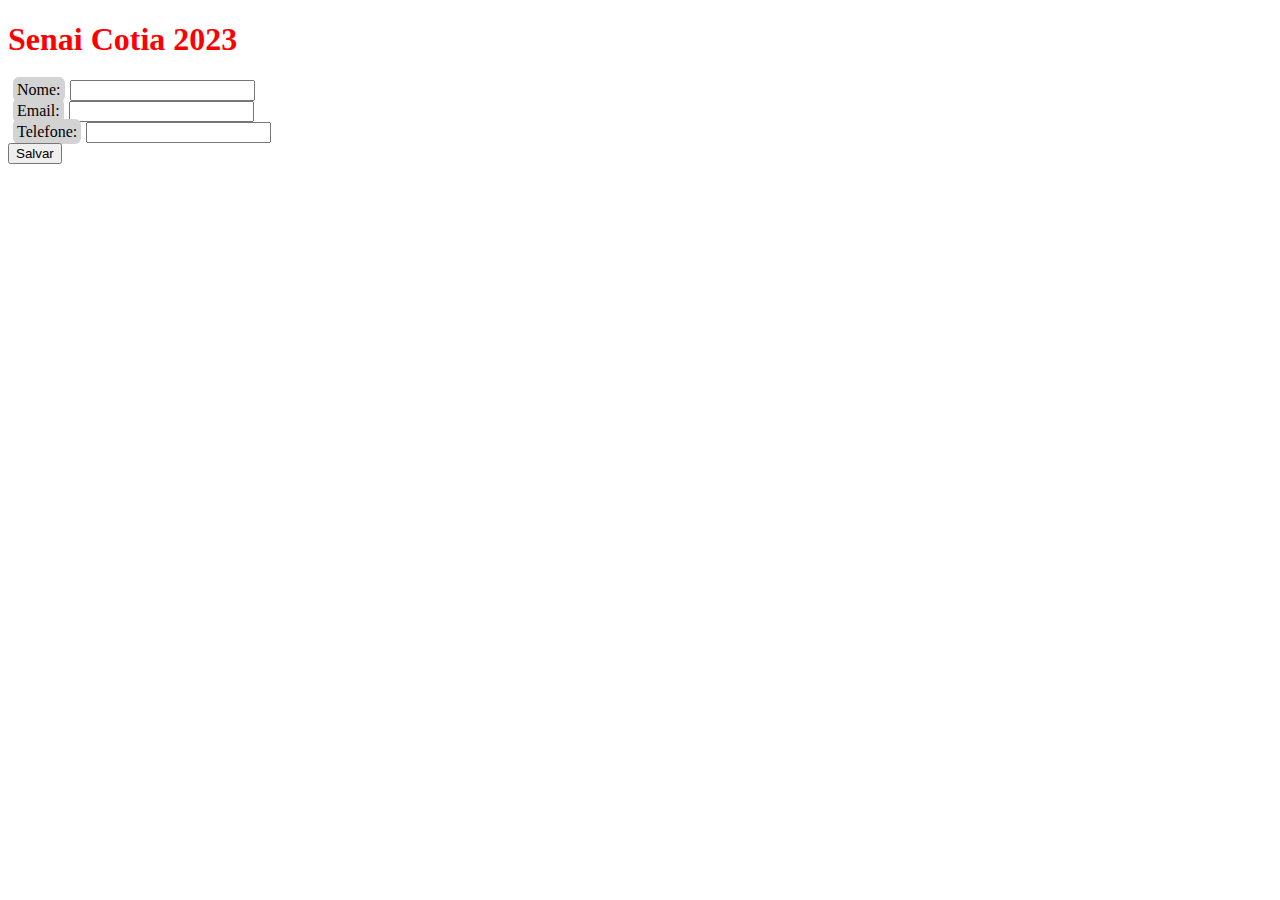
<file: index.html>
<!DOCTYPE html>
<html lang="en">

<head>
    <meta charset="UTF-8">
    <meta name="viewport" content="width=device-width, initial-scale=1.0">

    <link rel="stylesheet" href="./styl.css">

    <title>Document</title>
</head>

<body>

    <h1 id="titulo"></h1>
    <span>Nome:</span><input id="nome"  type="text"><br>
    <span>Email:</span><input id="email"  type="text"><br>
    <span>Telefone:</span><input id="telefone"  type="text"><br>
    <button onclick="salvar()">Salvar</button>

    <h3 id="result_nome"></h3>
    <h3 id="result_email"></h3>
    <h3 id="result_telefone"></h3>

    <script src="script.js"></script>

</body>

</html>
</file>
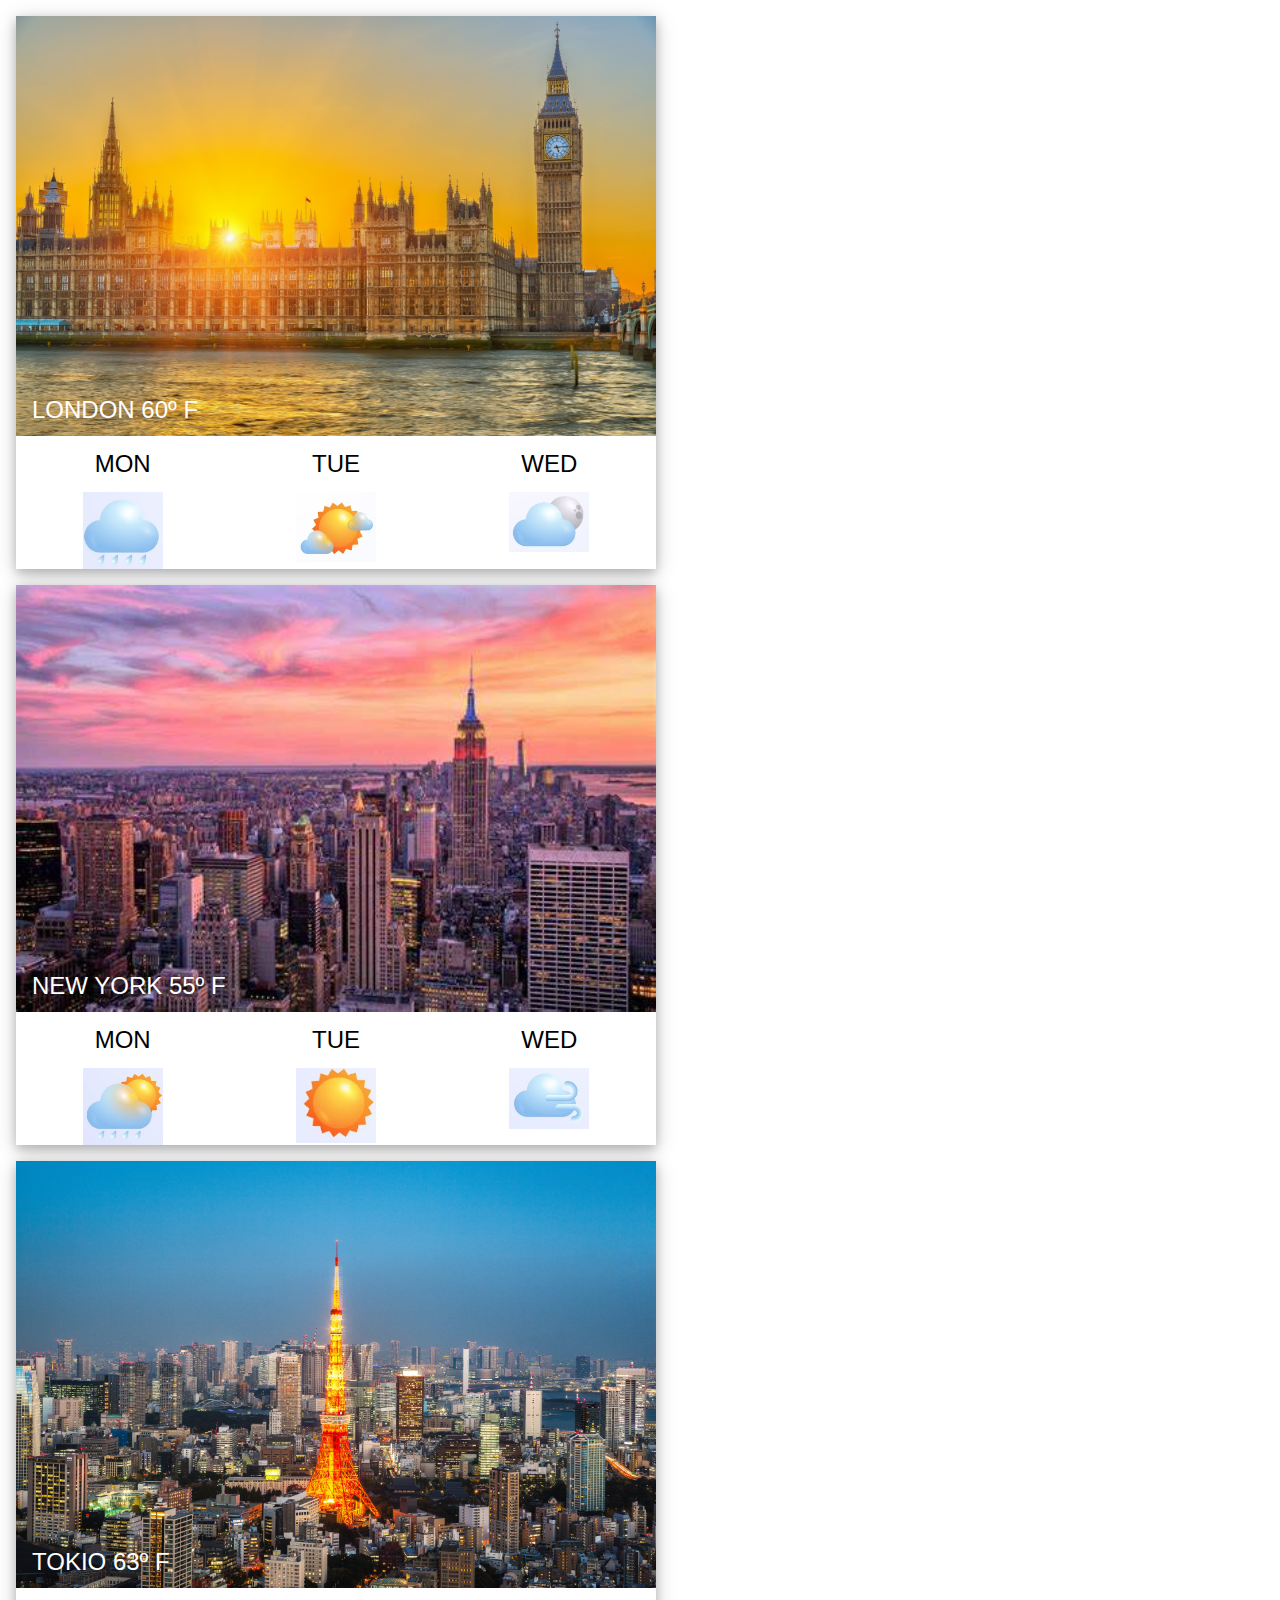
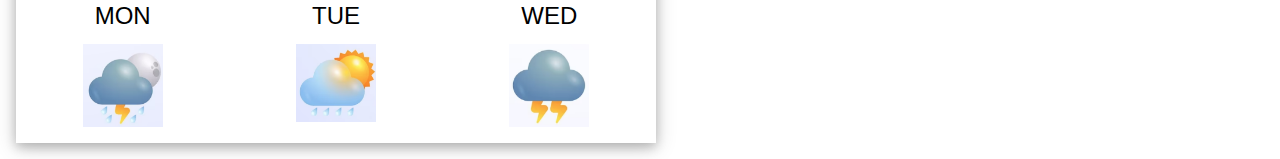
<file: AtivTempo/index.html>
<!DOCTYPE html>
<html>
<title>Temperatura</title>
<meta name="viewport" content="width=device-width, initial-scale=1">
<link rel="stylesheet" href="https://www.w3schools.com/w3css/4/w3.css">

<body>

    <div class="container" id="container"></div>
    <script src="script.js"></script>

</body>
</html>
</file>
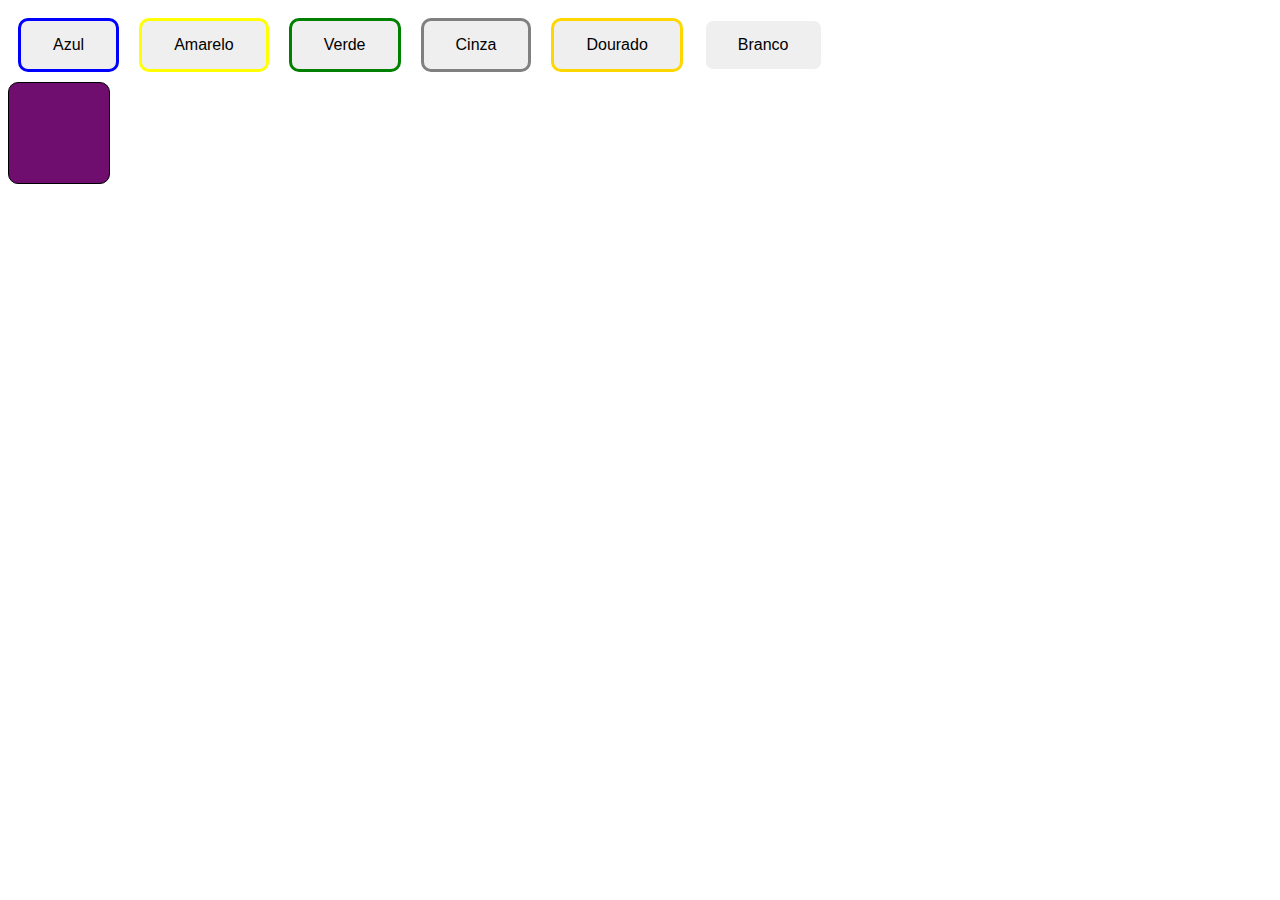
<file: estudos_dom/index.html>
<!DOCTYPE html>
<html lang="en">
<head>
    <meta charset="UTF-8">
    <meta name="viewport" content="width=device-width, initial-scale=1.0">

    <link rel="stylesheet" href="./style.css">
    <title>Document</title>
</head>
<body>

    <!-- Os botões serão criados aqui -->
    <div id="elementos" ></div>
    <!-- a div q muda de cor  -->
    <div id="minha-div" class="container"></div>

    <script src="script.js"></script>
    
</body>
</html>
</file>
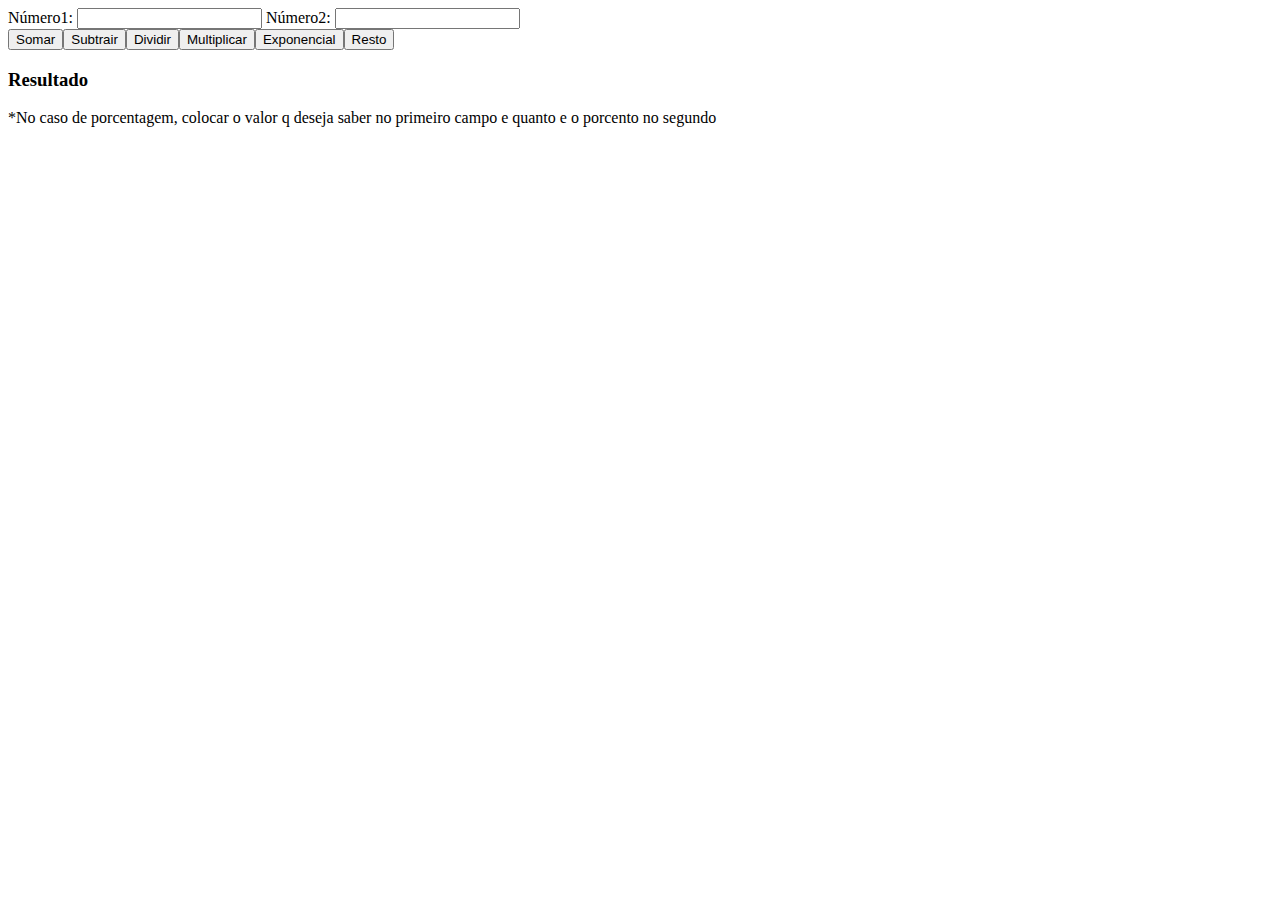
<file: calc.html>
<!DOCTYPE html>
<html lang="en">
<head>
    <meta charset="UTF-8">
    <meta name="viewport" content="width=device-width, initial-scale=1.0">
    <link rel="stylesheet" href="./calc.css">
    <title>Document</title>
</head>
<body>

    Número1: <input id="number1" type="number">
    Número2: <input id="number2" type="number">

    <div class="container">
        <button onclick="calculo('+')">Somar</button>
        <button onclick="calculo('-')">Subtrair</button>
        <button onclick="calculo('/')">Dividir</button>
        <button onclick="calculo('*')">Multiplicar</button>
        <button onclick="calculo('**')">Exponencial</button>
        <button onclick="calculo('%')">Resto</button>

    </div>

    <h3 id="resultado"></h3>

    <p id="porcent"></p>

    <script src="calc.js"></script>
    
</body>
</html>
</file>
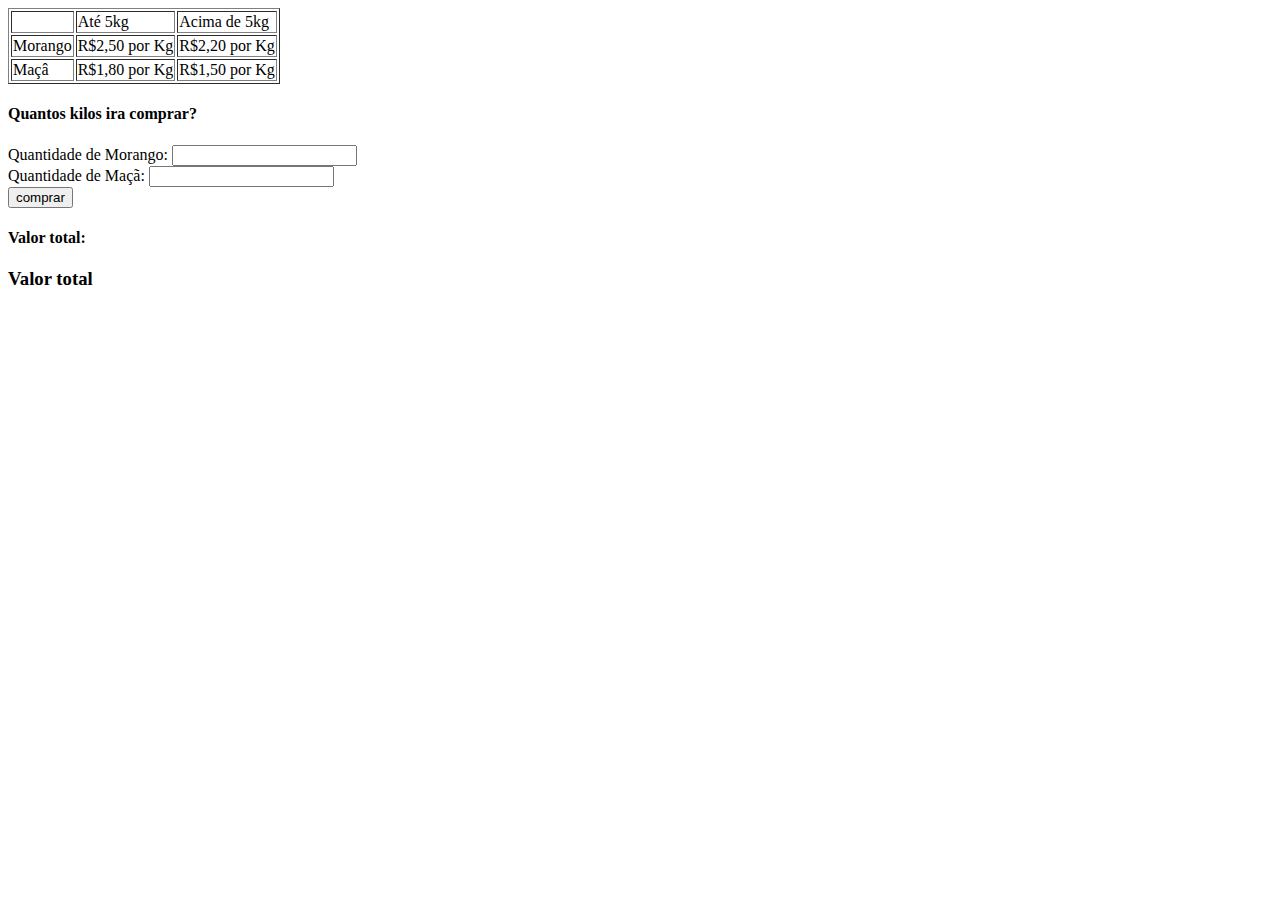
<file: Ex1.html>
<!DOCTYPE html>
<html lang="pt-BR">
<head>
    <meta charset="UTF-8">
    <meta name="viewport" content="width=device-width, initial-scale=1.0">
    <title>Exercicio 1</title>
</head>
<body>

    <table border="1">
        <tr>
            <td></td>
            <td>Até 5kg</td>
            <td>Acima de 5kg</td>
        </tr>
        <tr>
            <td>Morango</td>
            <td>R$2,50 por Kg</td>
            <td>R$2,20 por Kg</td>
        </tr>
        <tr>
            <td>Maçâ</td>
            <td>R$1,80 por Kg</td>
            <td>R$1,50 por Kg</td>
        </tr>

    </table>

    <h4 id="pergunta"></h4>

    Quantidade de Morango: <input id="qtdMorango" type="number"><br>
    Quantidade de Maçã: <input id="qtdMaca" type="number">
    
    <div>
        <button onclick="comprar()">comprar</button>

    </div>

    <h4>Valor total:</h4>
    <h3 id="valor"></h3>
    



    <script src="Ex1.js"></script>
    
</body>
</html>
</file>
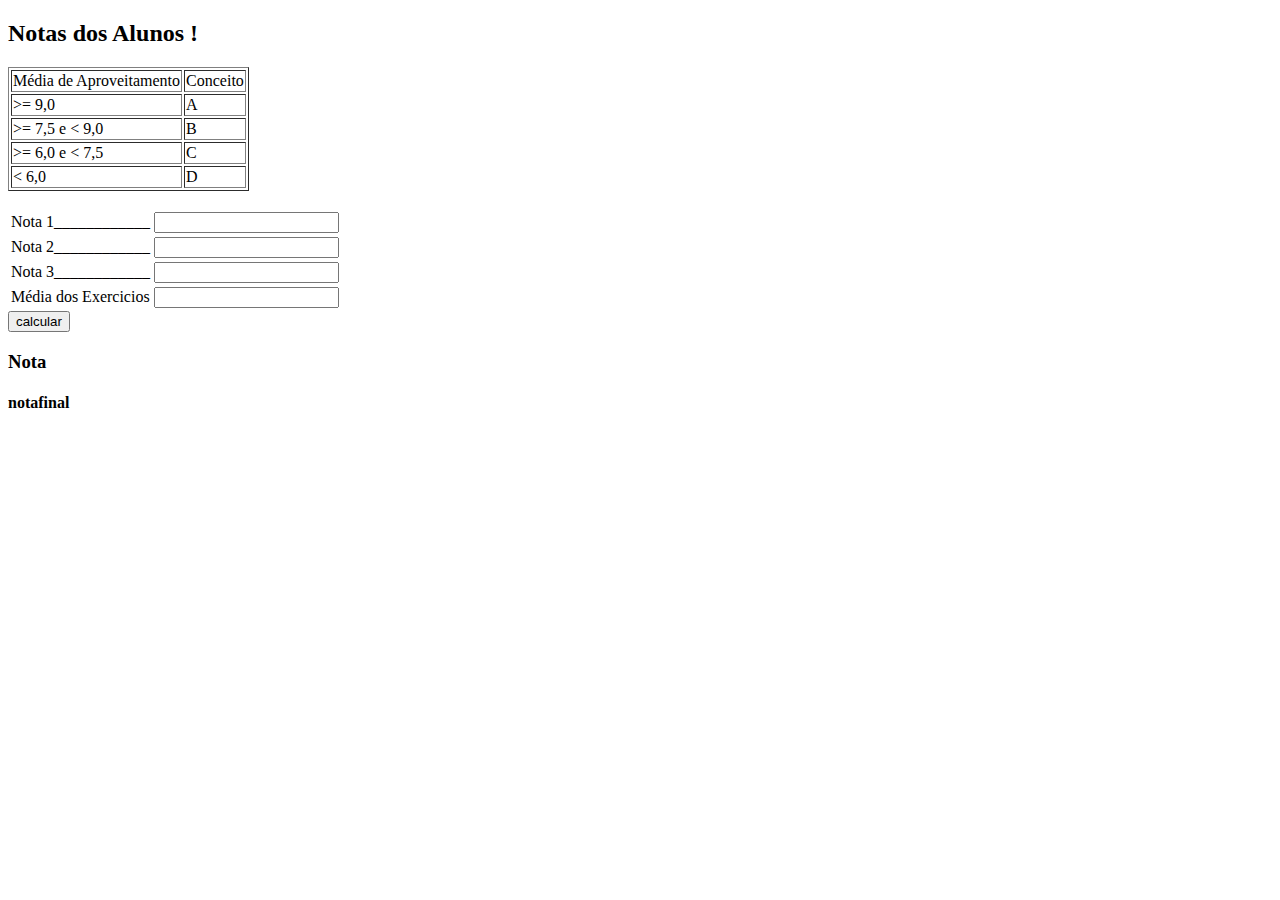
<file: Ex2.html>
<!DOCTYPE html>
<html lang="pt-BR">
<head>
    <meta charset="UTF-8">
    <meta name="viewport" content="width=device-width, initial-scale=1.0">
    <title>Exercicio 2</title>
</head>
<body>

    <h2 id="introdução"></h2>

    <table border="1">
        <tr>
            <td>Média de Aproveitamento</td>
            <td>Conceito</td>
        </tr>
        <tr>
            <td>>= 9,0</td>
            <td>A</td>
        </tr>
        <tr>
            <td>>= 7,5 e < 9,0</td>
            <td>B</td>
        </tr>
        <tr>
            <td>>= 6,0 e < 7,5</td>
            <td>C</td>
        </tr>
        <tr>
            <td>< 6,0</td>
            <td>D</td>
        </tr>


    </table><br>
    
    <table >
        <tr>
            <td>Nota 1____________ <input id="number1" type="number"></td>
        </tr>
        <tr>
            <td>Nota 2____________ <input id="number2" type="number"></td>
        </tr>
        <tr>
            <td>Nota 3____________ <input id="number3" type="number"></td>
        </tr>
        <tr>
            <td>Média dos Exercicios <input id="number4" type="number"></td>
        </tr>

    </table>

    <div>
        <button onclick="calcular()">calcular</button>
    </div>

    <h3 id="nota"></h3>
    <h4 id="notafinal"></h4>
    <h4 id="notafinal2"></h4>

    <script src="Ex2.js"></script>
</body>
</html>
</file>
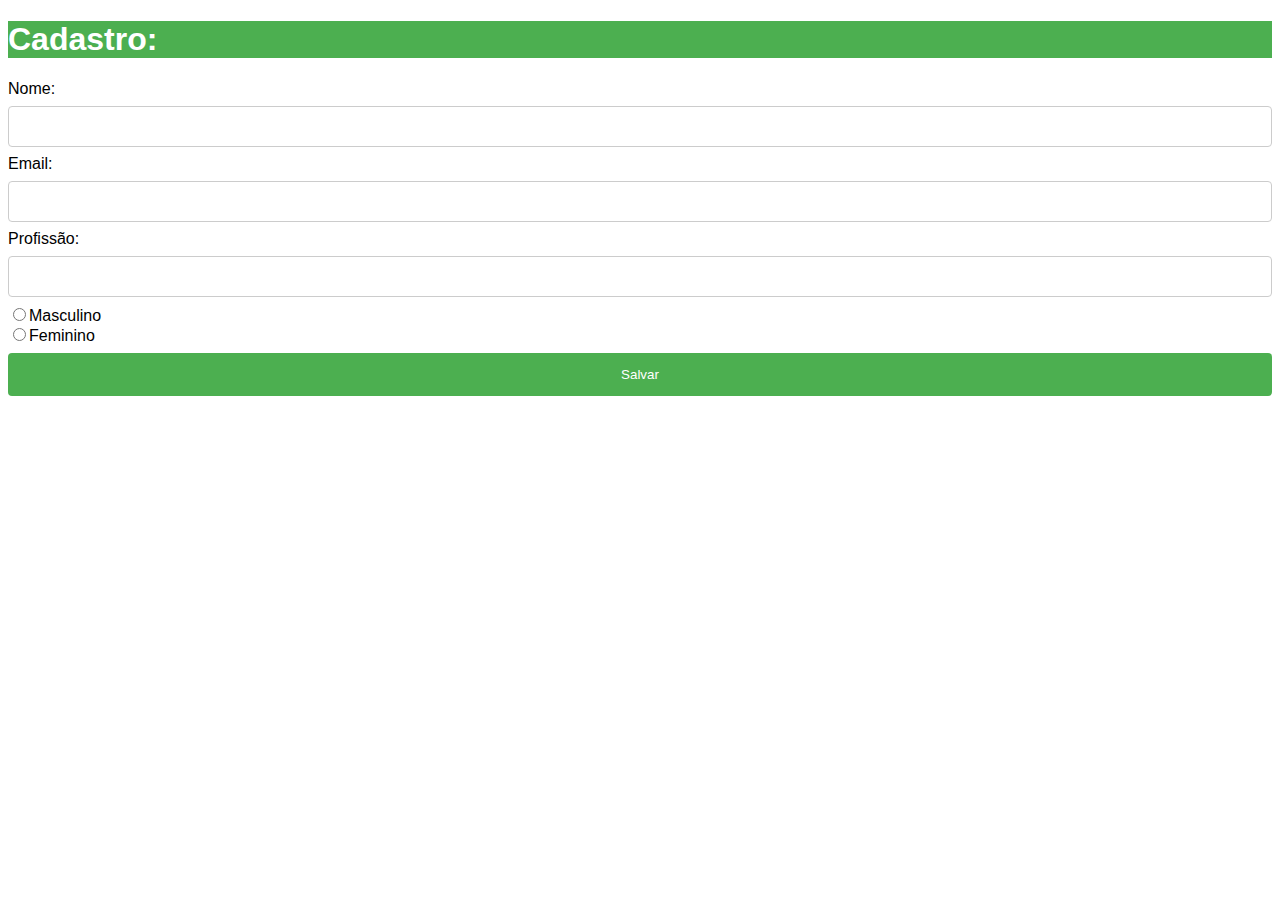
<file: listener.html>
<!DOCTYPE html>
<html lang="pt-BR">

<head>
    <meta charset="UTF-8">
    <meta name="viewport" content="width=device-width, initial-scale=1.0">
    <title>Evento Listener</title>

    <link rel="stylesheet" href="./listener.css">
</head>

<body>

    <h1 id="titulo" class="titulo">Cadastro:</h1>
    Nome: <input type="text" id="nome">
    Email: <input type="text" id="email">
    Profissão: <input type="text" id="profissao">
    <input type="radio" id="masc" name="genero">Masculino<br>
    <input type="radio" id="fem" name="genero">Feminino


    <button id="button">Salvar</button>

    <div id="minha-div" class="container">
        
    </div>

    <script src="listener.js"></script>
</body>

</html>
</file>
<file: styl.css>
h1{
    color: red;
}

span{
    background-color: lightgray;
    padding: 4px;
    margin: 15px;
    border-radius: 6px;
    color: black;
    margin: 5px;
}
</file>
<file: estudos_dom/style.css>
.container{
    position: absolute;
    height: 100px;
    width: 100px;
    background-color: rgb(111, 14, 111);
    border-radius: 10px;
    border: 1px solid black;

}

button {
    border: 3px solid black;
    padding: 15px 32px;
    margin: 10px;
    text-align: center;
    text-decoration: none;
    display: inline-block;
    font-size: 16px;
    border-radius: 10px;
  }
</file>
<file: calc.css>
.container{
    display: flex;
}
</file>
<file: listener.css>
button {
    width: 100%;
    background-color: #4CAF50;
    color: white;
    padding: 14px 20px;
    margin: 8px 0;
    border: none;
    border-radius: 4px;
    cursor: pointer;
}

input[type=text],
select {
    width: 100%;
    padding: 12px 20px;
    margin: 8px 0;
    display: inline-block;
    border: 1px solid #ccc;
    border-radius: 4px;
    box-sizing: border-box;
}

h1 {
    background-color: #4CAF50;
    color: white;
    width: 100%;
    text-align: center;
}

.titulo{
    display: flex;
}

.container {
    display: flex;
    flex-wrap: wrap;
    justify-content: space-between;
    background-color: aliceblue;
}

body {
    font-family: Arial, Helvetica, sans-serif;
}

.flip-card {
    background-color: transparent;
    width: 300px;
    height: 300px;
    perspective: 1000px;
}

.flip-card-inner {
    position: relative;
    width: 100%;
    height: 100%;
    text-align: center;
    transition: transform 0.6s;
    transform-style: preserve-3d;
    box-shadow: 0 4px 8px 0 rgba(0, 0, 0, 0.2);
}

.flip-card:hover .flip-card-inner {
    transform: rotateY(180deg);
}

.flip-card-front,
.flip-card-back {
    position: absolute;
    width: 100%;
    height: 100%;
    -webkit-backface-visibility: hidden;
    backface-visibility: hidden;
}

.flip-card-front {
    background-color: #bbb;
    color: black;
}

.flip-card-back {
    background-color: #2980b9;
    color: white;
    transform: rotateY(180deg);
}
</file>
